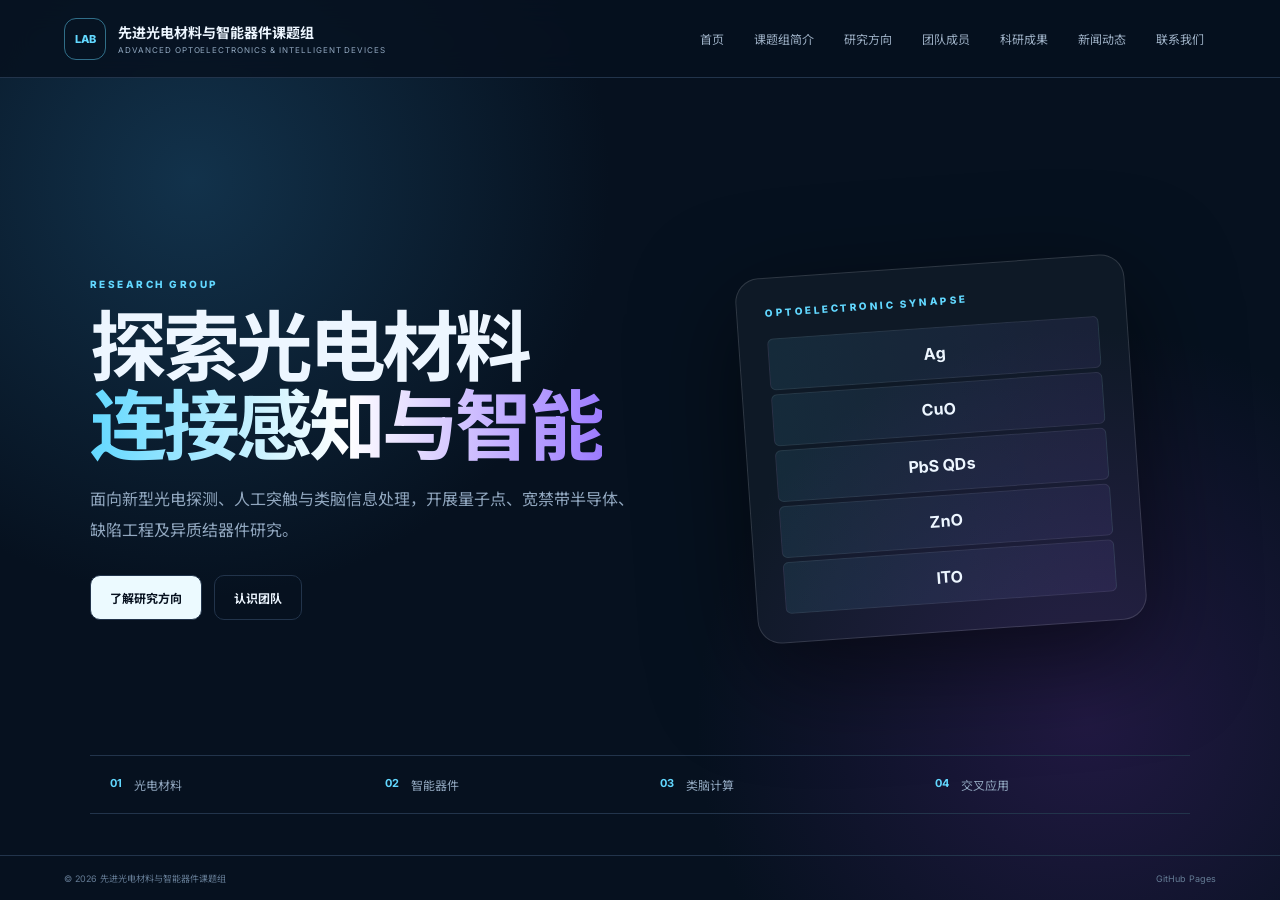
<file: index.html>
<!doctype html><html lang="zh-CN"><head><meta charset="utf-8"><meta name="viewport" content="width=device-width,initial-scale=1"><title>先进光电材料与智能器件课题组</title><style>@import url('https://fonts.googleapis.com/css2?family=Inter:wght@400;600;700;800&family=Noto+Sans+SC:wght@400;600;700;900&display=swap');:root{--bg:#06111f;--card:#0d1b2d;--line:#22344b;--text:#edf6ff;--muted:#91a7bf;--a:#62d8ff;--b:#9c7bff}*{box-sizing:border-box}html,body{margin:0;width:100%;height:100%;overflow:hidden}body{font-family:Inter,'Noto Sans SC',sans-serif;color:var(--text);background:radial-gradient(circle at 15% 20%,#12324b 0,transparent 32%),radial-gradient(circle at 85% 80%,#211942 0,transparent 30%),var(--bg)}a{text-decoration:none;color:inherit}.top{height:78px;border-bottom:1px solid var(--line);display:flex;align-items:center;justify-content:space-between;padding:0 5vw;background:#06111fd9;backdrop-filter:blur(15px);position:relative;z-index:5}.brand{display:flex;gap:12px;align-items:center}.mark{width:42px;height:42px;border:1px solid #62d8ff77;border-radius:12px;display:grid;place-items:center;color:var(--a);font-size:11px;font-weight:800}.brand b{display:block;font-size:14px}.brand small{display:block;color:var(--muted);font-size:8px;letter-spacing:.12em;margin-top:3px}.nav{display:flex;gap:6px}.nav a{padding:10px 12px;color:#9eb1c6;font-size:12px;border-radius:9px}.nav a.active,.nav a:hover{background:#ffffff0d;color:#fff}.menu{display:none;background:none;border:0;color:#fff;font-size:25px}.viewport{position:absolute;top:78px;bottom:45px;left:0;right:0;overflow:hidden}.page{position:absolute;inset:0;overflow:auto;padding:65px 7vw 80px;opacity:0;visibility:hidden;transform:translateX(8%);transition:.55s cubic-bezier(.2,.7,.2,1)}.page.active{opacity:1;visibility:visible;transform:none}.page.prev{transform:translateX(-8%)}.hero{max-width:1200px;margin:auto;min-height:68vh;display:grid;grid-template-columns:1.05fr .95fr;align-items:center;gap:50px}.ey{color:var(--a);font-size:10px;letter-spacing:.25em;font-weight:800}.hero h1{font-size:clamp(42px,6vw,82px);line-height:1.03;letter-spacing:-.05em;margin:18px 0}.hero h1 span{background:linear-gradient(90deg,var(--a),#fff,var(--b));color:transparent;background-clip:text}.lead{color:var(--muted);line-height:1.9;max-width:650px}.buttons{display:flex;gap:12px;margin-top:30px}.btn{padding:13px 19px;border-radius:10px;border:1px solid var(--line);font-size:12px;font-weight:700}.primary{background:#ecfaff;color:#07111f}.visual{display:grid;place-items:center;height:450px}.device{width:min(390px,90%);padding:28px;border:1px solid #ffffff22;border-radius:24px;background:#ffffff09;box-shadow:0 30px 100px #0008;transform:rotate(-4deg)}.stack{display:grid;gap:4px;margin-top:20px}.stack i{font-style:normal;text-align:center;padding:15px;border:1px solid #ffffff12;background:linear-gradient(90deg,#62d8ff18,#9c7bff16);border-radius:6px;font-weight:700}.stats{max-width:1200px;margin:auto;border-block:1px solid var(--line);display:grid;grid-template-columns:repeat(4,1fr)}.stats div{padding:20px;display:flex;gap:12px}.stats b{color:var(--a);font-size:11px}.stats span{color:var(--muted);font-size:12px}.head{max-width:850px;text-align:center;margin:0 auto 40px}.head h2{font-size:clamp(36px,5vw,60px);margin:10px 0}.head p{color:var(--muted);line-height:1.8}.grid{max-width:1100px;margin:auto;display:grid;grid-template-columns:repeat(3,1fr);gap:15px}.card{border:1px solid var(--line);background:#ffffff08;border-radius:18px;padding:26px}.card h3{margin:8px 0 12px}.card p{color:var(--muted);line-height:1.8;font-size:13px}.tag{display:inline-block;border:1px solid var(--line);border-radius:20px;padding:4px 7px;margin:3px;color:#aec0d2;font-size:9px}.people{max-width:1050px;margin:auto;display:grid;grid-template-columns:repeat(4,1fr);gap:15px}.person{text-align:center;border:1px solid var(--line);background:#ffffff08;border-radius:18px;padding:20px}.avatar{height:145px;border-radius:14px;background:linear-gradient(145deg,#172c44,#0b182a);display:grid;place-items:center;color:var(--a);font-weight:800;margin-bottom:15px}.person p{color:var(--a);font-size:12px}.person small{color:var(--muted)}.papers{max-width:1000px;margin:auto}.paper{display:grid;grid-template-columns:45px 1fr;gap:15px;padding:22px 0;border-bottom:1px solid var(--line)}.paper b{color:var(--a)}.paper p{margin:7px 0 0;color:var(--muted);font-size:12px}.contact{max-width:1000px;margin:auto;display:grid;grid-template-columns:1fr 1.2fr;gap:18px}.map{min-height:300px;position:relative;border:1px solid var(--line);border-radius:20px;overflow:hidden;background:#0b1929}.map:before{content:'';position:absolute;inset:-20%;background-image:linear-gradient(#62d8ff13 1px,transparent 1px),linear-gradient(90deg,#62d8ff13 1px,transparent 1px);background-size:38px 38px;transform:perspective(500px) rotateX(55deg) scale(1.3)}.pin{position:absolute;left:55%;top:42%;font-size:45px;color:var(--a)}.map label{position:absolute;bottom:22px;left:22px;color:#fff}.map small{color:var(--muted)}footer{height:45px;position:absolute;bottom:0;left:0;right:0;border-top:1px solid var(--line);display:flex;justify-content:space-between;align-items:center;padding:0 5vw;color:#657c95;font-size:9px}@media(max-width:900px){.nav{display:none}.menu{display:block}.nav.open{display:flex;position:absolute;top:78px;left:0;right:0;background:#06111f;padding:10px;flex-direction:column}.hero{grid-template-columns:1fr}.visual{display:none}.grid{grid-template-columns:1fr 1fr}.people{grid-template-columns:1fr 1fr}.contact{grid-template-columns:1fr}}@media(max-width:560px){.top{padding:0 20px}.brand small{display:none}.page{padding:42px 20px 65px}.grid,.people{grid-template-columns:1fr}.stats{grid-template-columns:1fr 1fr}.hero h1{font-size:43px}footer{padding:0 15px;font-size:8px}}
</style></head><body><header class="top"><a class="brand" href="#home" data-page="home"><span class="mark">LAB</span><span><b>先进光电材料与智能器件课题组</b><small>ADVANCED OPTOELECTRONICS & INTELLIGENT DEVICES</small></span></a><button class="menu" onclick="document.querySelector('.nav').classList.toggle('open')">☰</button><nav class="nav"><a data-page="home">首页</a><a data-page="about">课题组简介</a><a data-page="research">研究方向</a><a data-page="team">团队成员</a><a data-page="papers">科研成果</a><a data-page="news">新闻动态</a><a data-page="contact">联系我们</a></nav></header><main class="viewport"><section id="home" class="page active"><div class="hero"><div><div class="ey">RESEARCH GROUP</div><h1>探索光电材料<br><span>连接感知与智能</span></h1><p class="lead">面向新型光电探测、人工突触与类脑信息处理，开展量子点、宽禁带半导体、缺陷工程及异质结器件研究。</p><div class="buttons"><a class="btn primary" data-page="research">了解研究方向</a><a class="btn" data-page="team">认识团队</a></div></div><div class="visual"><div class="device"><div class="ey">OPTOELECTRONIC SYNAPSE</div><div class="stack"><i>Ag</i><i>CuO</i><i>PbS QDs</i><i>ZnO</i><i>ITO</i></div></div></div></div><div class="stats"><div><b>01</b><span>光电材料</span></div><div><b>02</b><span>智能器件</span></div><div><b>03</b><span>类脑计算</span></div><div><b>04</b><span>交叉应用</span></div></div></section><section id="about" class="page"><div class="head"><div class="ey">ABOUT US</div><h2>课题组简介</h2><p>以材料、器件与信息处理为主线，构建从基础物理到智能感知应用的研究体系。</p></div><div class="grid"><article class="card"><div class="ey">01</div><h3>研究理念</h3><p>关注载流子输运、界面调控、缺陷态与光致电学行为，并将材料物理机制转化为可验证、可集成的器件功能。</p></article><article class="card"><div class="ey">02</div><h3>研究方法</h3><p>材料制备 → 结构表征 → 能带与缺陷分析 → 器件构筑 → 光电测试 → 突触功能 → 系统验证。</p></article><article class="card"><div class="ey">03</div><h3>发展方向</h3><p>面向视觉感知、神经形态计算、低功耗智能传感与新型存算一体器件。</p></article></div></section><section id="research" class="page"><div class="head"><div class="ey">RESEARCH</div><h2>研究方向</h2><p>围绕光电材料、器件和类脑信息处理形成交叉研究体系。</p></div><div class="grid"><article class="card"><h3>光电探测与感知</h3><p>宽光谱、高灵敏、自供能及智能光电探测器件。</p><span class="tag">UV</span><span class="tag">VIS</span><span class="tag">NIR</span></article><article class="card"><h3>光电突触器件</h3><p>利用光刺激实现短时记忆、长时记忆、频率依赖及多级可塑性。</p><span class="tag">STM</span><span class="tag">LTM</span><span class="tag">STDP</span></article><article class="card"><h3>量子点与异质结</h3><p>研究PbS等胶体量子点与氧化物、二维材料的界面及能带工程。</p><span class="tag">PbS QD</span><span class="tag">ZnO</span></article><article class="card"><h3>缺陷与界面工程</h3><p>通过氧空位、金属空位、界面势垒与内建电场调控载流子动力学。</p></article><article class="card"><h3>类脑视觉与存算</h3><p>融合感知、记忆与计算功能，探索端侧智能视觉。</p></article><article class="card"><h3>新型智能材料器件</h3><p>探索新材料、新结构与新机制，为低功耗信息器件提供材料基础。</p></article></div></section><section id="team" class="page"><div class="head"><div class="ey">TEAM</div><h2>团队成员</h2><p>照片可后续放入仓库 assets/team/ 并替换头像区域。</p></div><div class="people"><article class="person"><div class="avatar">PI</div><h3>课题组负责人</h3><p>教授 / 博士生导师</p><small>光电材料与智能器件</small></article><article class="person"><div class="avatar">LYH</div><h3>刘阳辉</h3><p>副教授</p><small>材料与光电器件</small></article><article class="person"><div class="avatar">WH</div><h3>汪宏</h3><p>副教授</p><small>光电功能材料</small></article><article class="person"><div class="avatar">ZJM</div><h3>曾剑敏</h3><p>副教授</p><small>智能器件与信息感知</small></article></div></section><section id="papers" class="page"><div class="head"><div class="ey">PUBLICATIONS</div><h2>科研成果</h2><p>这里可继续替换为真实论文、专利、项目和代表性成果。</p></div><div class="papers"><article class="paper"><b>01</b><div><strong>代表性论文标题</strong><p>作者 · 期刊 · 年份 · DOI</p></div></article><article class="paper"><b>02</b><div><strong>光电突触与类脑视觉相关研究</strong><p>作者 · 期刊 · 年份 · DOI</p></div></article><article class="paper"><b>03</b><div><strong>量子点异质结器件相关研究</strong><p>作者 · 期刊 · 年份 · DOI</p></div></article></div></section><section id="news" class="page"><div class="head"><div class="ey">NEWS</div><h2>新闻动态</h2><p>用于展示论文发表、会议交流、团队活动和招生信息。</p></div><div class="grid"><article class="card"><div class="ey">2026.09</div><h3>课题组网站正式上线</h3><p>建立课题组科研成果与团队信息展示平台。</p></article><article class="card"><div class="ey">2026.08</div><h3>最新科研进展</h3><p>这里可以替换为最新论文、项目或实验进展。</p></article><article class="card"><div class="ey">2026.07</div><h3>学术交流活动</h3><p>这里可以展示会议、讲座及学术交流信息。</p></article></div></section><section id="contact" class="page"><div class="head"><div class="ey">CONTACT</div><h2>联系我们</h2><p>欢迎科研合作、研究生招生及学术交流。</p></div><div class="contact"><div class="card"><h3>课题组信息</h3><p>单位：XXXX大学 · XXXX学院</p><p>地址：中国 · 广东 · 广州（请替换）</p><p>邮箱：lab@example.edu.cn</p><p>电话：+86 XXX XXXX XXXX</p></div><div class="map"><div class="pin">●</div><label>校园地图区域<br><small>后续可替换为腾讯地图嵌入</small></label></div></div></section></main><footer><span>© 2026 先进光电材料与智能器件课题组</span><span>GitHub Pages</span></footer><script>const ps=[...document.querySelectorAll('.page')],ls=[...document.querySelectorAll('[data-page]')];let cur=ps[0];function go(id,push=true){const n=document.getElementById(id)||ps[0];if(n===cur)return;const a=ps.indexOf(cur),b=ps.indexOf(n);cur.classList.remove('active');cur.classList.toggle('prev',b<a);n.classList.remove('prev');n.classList.add('active');ls.forEach(x=>x.classList.toggle('active',x.dataset.page===n.id));cur=n;if(push)history.pushState({},'', '#'+id);document.querySelector('.nav').classList.remove('open');n.scrollTop=0}ls.forEach(x=>x.addEventListener('click',e=>{e.preventDefault();go(x.dataset.page)}));addEventListener('popstate',()=>go(location.hash.slice(1)||'home',false));addEventListener('keydown',e=>{if(!['ArrowLeft','ArrowRight'].includes(e.key))return;let i=ps.indexOf(cur);go(ps[Math.max(0,Math.min(ps.length-1,i+(e.key==='ArrowRight'?1:-1)))].id)});</script></body></html>
</file>
